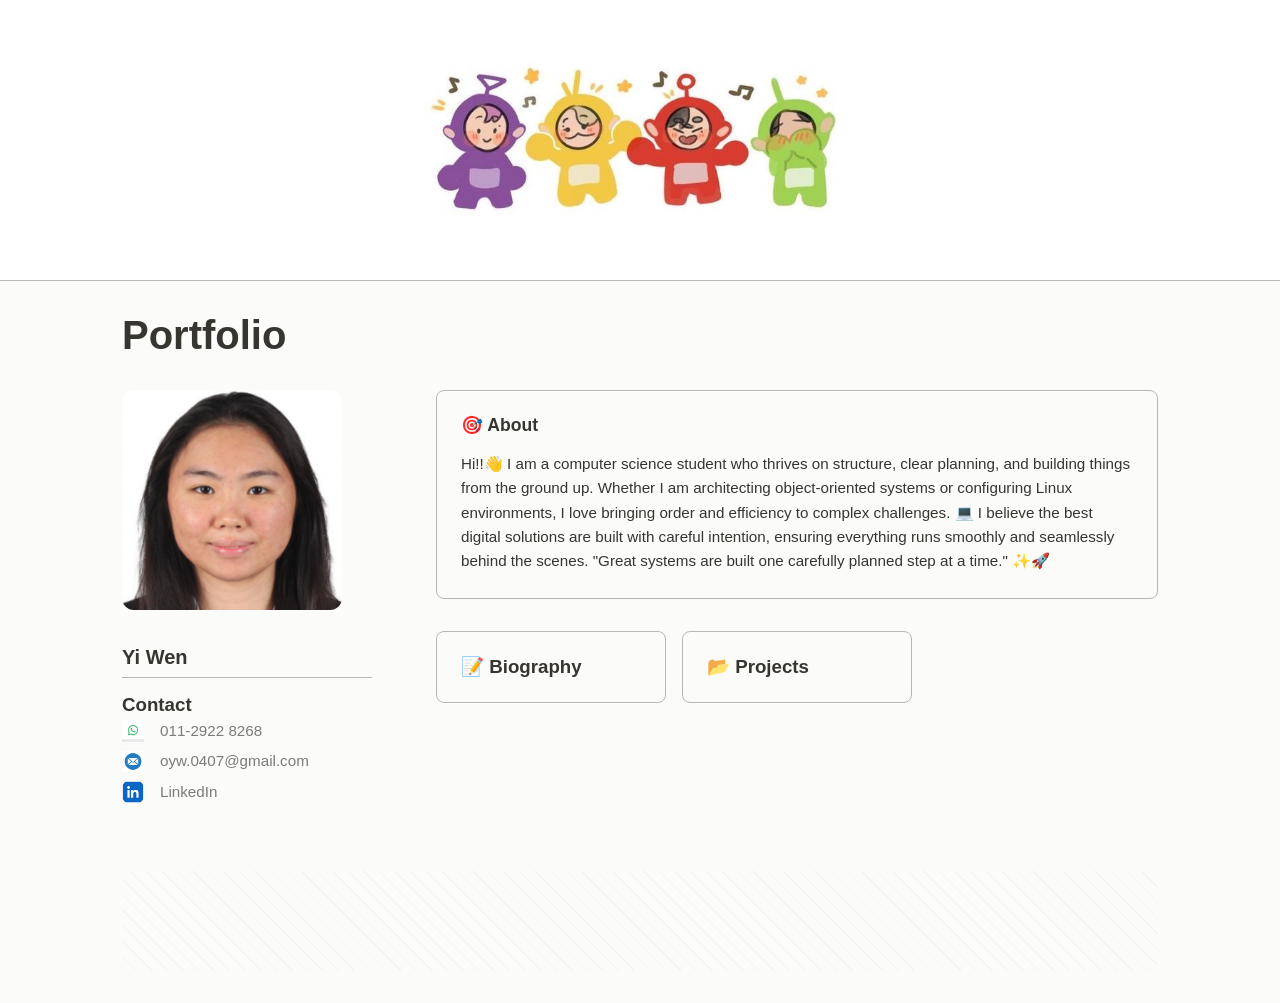
<file: index.html>
<!DOCTYPE html>
<html lang="en">

<head>
    <meta charset="UTF-8">
    <meta name="viewport" content="width=device-width, initial-scale=1.0">
    <meta name="description" content="Personal portfolio and professional directory.">
    <title>Portfolio | Home</title>
    <link rel="stylesheet" href="css/style.css">
</head>

<body class="home-body">

    <header>
        <img src="image/TeletubbiesCute.jpg" alt="MAMAMOO" class="top-banner" loading="eager">
    </header>

    <main class="home-wrapper">
        <h1 class="portfolio-title">Portfolio</h1>

        <div class="home-layout">

            <aside class="home-left-col">
                <img src="image/profile.png" alt="Profile Pic" class="profile-pic" width="220" height="220"
                    loading="eager">


                <div class="home-contact-block">
                    <h2 class="profile-name">Yi Wen</h2>
                    <h3 class="contact-header">Contact</h3>
                    <ul class="contact-list">
                        <li>
                            <a href="https://wa.me/601129228268" target="_blank" rel="noopener noreferrer"
                                aria-label="Chat on WhatsApp">
                                <img src="image/ws.png" alt="WhatsApp" class="contact-icon" width="24" height="24"
                                    loading="lazy">
                                011-2922 8268
                            </a>
                        </li>

                        <li>
                            <a href="mailto:oyw.0407@gmail.com" aria-label="Send an Email">
                                <img src="image/mail.png" alt="Email" class="contact-icon" width="24" height="24"
                                    loading="lazy">
                                oyw.0407@gmail.com
                            </a>
                        </li>

                        <li>
                            <a href="https://www.linkedin.com/in/yi-wen-ong-744994357/" target="_blank"
                                rel="noopener noreferrer" aria-label="Visit LinkedIn Profile">
                                <img src="image/linkedin.png" alt="LinkedIn" class="contact-icon" width="24" height="24"
                                    loading="lazy">
                                LinkedIn
                            </a>
                        </li>
                    </ul>
                </div>
            </aside>

            <section class="home-right-col">

                <article class="home-about-card">
                    <h2>🎯 About</h2>
                    <p>
                        Hi!!👋 I am a computer science student who thrives on structure, clear planning, and building
                        things from the ground up. Whether I am architecting object-oriented systems or configuring
                        Linux environments, I love bringing order and efficiency to complex challenges. 💻 I believe the
                        best digital solutions are built with careful intention, ensuring everything runs smoothly and
                        seamlessly behind the scenes.
                        "Great systems are built one carefully planned step at a time." ✨🚀
                    </p>
                </article>

                <nav aria-label="Directory Navigation" class="directory-grid-3">
                    <a href="biography_page.html" class="directory-card">
                        <h3>📝 Biography</h3>
                    </a>
                    <a href="project_page.html" class="directory-card highlight-card">
                        <h3>📂 Projects</h3>
                    </a>

                </nav>

            </section>
        </div>

        <div class="bottom-wave" aria-hidden="true"></div>
    </main>

</body>

</html>
</file>
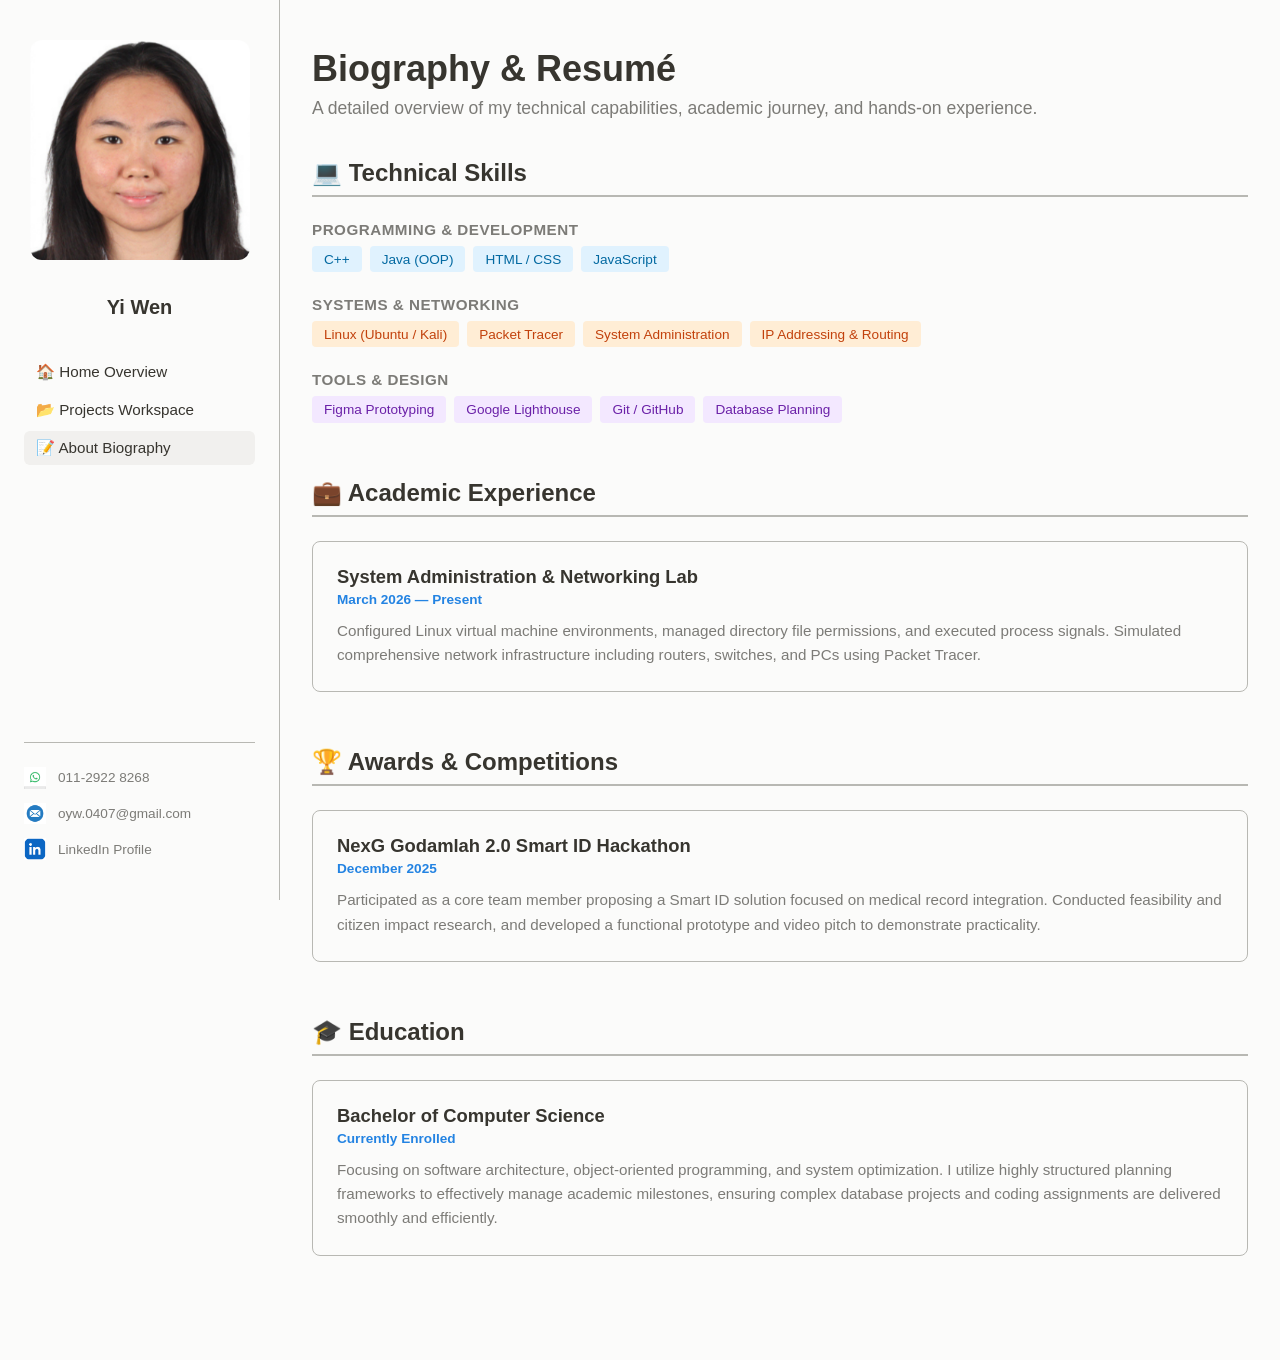
<file: biography_page.html>
<!DOCTYPE html>
<html lang="en">

<head>
    <meta charset="UTF-8">
    <meta name="viewport" content="width=device-width, initial-scale=1.0">
    <meta name="description" content="Yi Wen's technical skills, education, and academic experience.">
    <title>About Me | Portfolio Dashboard</title>
    <link rel="stylesheet" href="css/style.css">
</head>

<body>

    <div class="app-container">

        <aside class="sidebar">
            <div class="profile-card">
                <img src="image/profile.png" alt="Yi Wen Profile Photo" class="profile-pic" width="100" height="100"
                    loading="eager">
                <h2 class="profile-name">Yi Wen</h2>
            </div>

            <nav aria-label="Dashboard Navigation">
                <ul class="sidebar-menu">
                    <li><a href="index.html" class="menu-item">🏠 Home Overview</a></li>
                    <li><a href="project_page.html" class="menu-item">📂 Projects Workspace</a></li>
                    <li><a href="biography_page.html" class="menu-item active">📝 About Biography</a></li>
                </ul>
            </nav>

            <div class="contact-box">
                <a href="https://wa.me/601129228268" target="_blank" rel="noopener noreferrer" class="contact-row">
                    <img src="image/ws.png" alt="WhatsApp" class="contact-icon" width="20" height="20">
                    011-2922 8268
                </a>

                <a href="mailto:oyw.0407@gmail.com" class="contact-row">
                    <img src="image/mail.png" alt="Email" class="contact-icon" width="20" height="20">
                    oyw.0407@gmail.com
                </a>

                <a href="https://www.linkedin.com/in/yi-wen-ong-744994357/" target="_blank" rel="noopener noreferrer"
                    class="contact-row">
                    <img src="image/linkedin.png" alt="LinkedIn" class="contact-icon" width="20" height="20">
                    LinkedIn Profile
                </a>
            </div>
        </aside>

        <main class="main-viewport">
            <h1 class="heading-main">Biography & Resumé</h1>
            <p class="subheading-main">A detailed overview of my technical capabilities, academic journey, and hands-on
                experience.</p>

            <section id="skills" class="resume-section">
                <h2 class="section-title">💻 Technical Skills</h2>

                <div class="skill-group">
                    <h3>Programming & Development</h3>
                    <div class="tag-container">
                        <span class="badge-tag blue">C++</span>
                        <span class="badge-tag blue">Java (OOP)</span>
                        <span class="badge-tag blue">HTML / CSS</span>
                        <span class="badge-tag blue">JavaScript</span>
                    </div>
                </div>

                <div class="skill-group">
                    <h3>Systems & Networking</h3>
                    <div class="tag-container">
                        <span class="badge-tag orange">Linux (Ubuntu / Kali)</span>
                        <span class="badge-tag orange">Packet Tracer</span>
                        <span class="badge-tag orange">System Administration</span>
                        <span class="badge-tag orange">IP Addressing & Routing</span>
                    </div>
                </div>

                <div class="skill-group">
                    <h3>Tools & Design</h3>
                    <div class="tag-container">
                        <span class="badge-tag purple">Figma Prototyping</span>
                        <span class="badge-tag purple">Google Lighthouse</span>
                        <span class="badge-tag purple">Git / GitHub</span>
                        <span class="badge-tag purple">Database Planning</span>
                    </div>
                </div>
            </section>

            <!-- EXPERIENCE SECTION -->
            <section id="experience" class="resume-section">
                <h2 class="section-title">💼 Academic Experience</h2>

                <div class="resume-card">
                    <h3>System Administration & Networking Lab</h3>
                    <span class="date-stamp">March 2026 &mdash; Present</span>
                    <p>Configured Linux virtual machine environments, managed directory file permissions, and executed
                        process signals. Simulated comprehensive network infrastructure including routers, switches, and
                        PCs using Packet Tracer.</p>
                </div>

            </section>

            <!-- AWARDS SECTION -->
            <section id="awards" class="resume-section">
                <h2 class="section-title">🏆 Awards & Competitions</h2>

                <div class="resume-card">
                    <h3>NexG Godamlah 2.0 Smart ID Hackathon</h3>
                    <span class="date-stamp">December 2025</span>
                    <p>Participated as a core team member proposing a Smart ID solution focused on medical record
                        integration. Conducted feasibility and citizen impact research, and developed a functional
                        prototype and video pitch to demonstrate practicality.</p>
                </div>
            </section>

            <!-- EDUCATION SECTION -->
            <section id="education" class="resume-section">
                <h2 class="section-title">🎓 Education</h2>

                <div class="resume-card">
                    <h3>Bachelor of Computer Science</h3>
                    <span class="date-stamp">Currently Enrolled</span>
                    <p>Focusing on software architecture, object-oriented programming, and system optimization. I
                        utilize highly structured planning frameworks to effectively manage academic milestones,
                        ensuring complex database projects and coding assignments are delivered smoothly and
                        efficiently.</p>
                </div>
            </section>

        </main>
    </div>

</body>

</html>
</file>
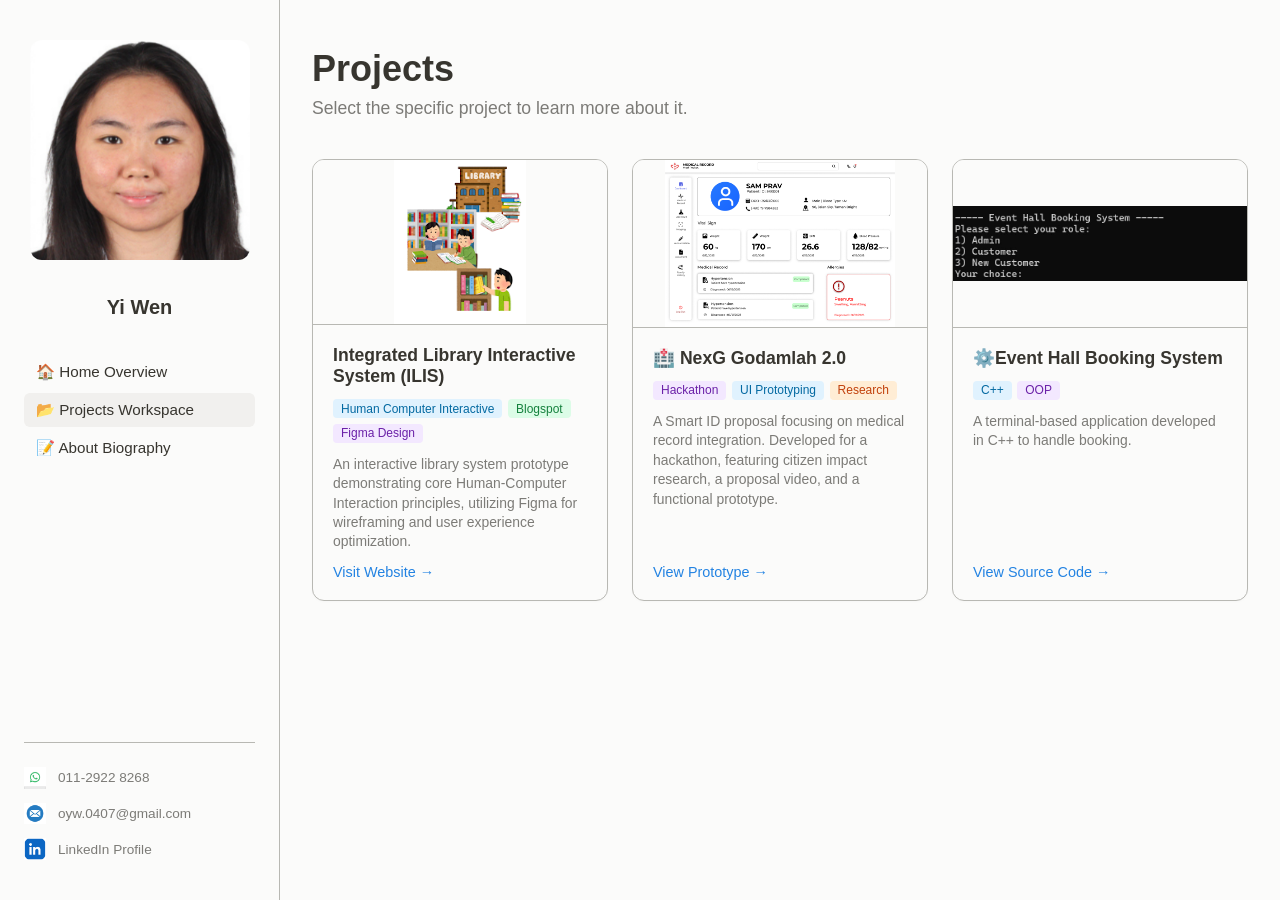
<file: project_page.html>
<!DOCTYPE html>
<html lang="en">

<head>
    <meta charset="UTF-8">
    <meta name="viewport" content="width=device-width, initial-scale=1.0">
    <meta name="description" content="Personal engineering and development projects dashboard catalog.">
    <title>Projects | Portfolio Dashboard</title>
    <link rel="stylesheet" href="css/style.css">
</head>

<body>

    <div class="app-container">

        <aside class="sidebar">
            <div class="profile-card">
                <img src="image/profile.png" alt="Yi Wen Profile Photo" class="profile-pic" width="100" height="100"
                    loading="eager">
                <h2 class="profile-name">Yi Wen</h2>
            </div>

            <nav aria-label="Dashboard Navigation">
                <ul class="sidebar-menu">
                    <li><a href="index.html" class="menu-item">🏠 Home Overview</a></li>
                    <li><a href="project_page.html" class="menu-item active">📂 Projects Workspace</a></li>
                    <li><a href="biography_page.html" class="menu-item">📝 About Biography</a></li>
                </ul>
            </nav>

            <div class="contact-box">
                <a href="https://wa.me/601129228268" target="_blank" rel="noopener noreferrer" class="contact-row">
                    <img src="image/ws.png" alt="WhatsApp" class="contact-icon" width="20" height="20">
                    011-2922 8268
                </a>

                <a href="mailto:oyw.0407@gmail.com" class="contact-row">
                    <img src="image/mail.png" alt="Email" class="contact-icon" width="20" height="20">
                    oyw.0407@gmail.com
                </a>

                <a href="https://www.linkedin.com/in/yi-wen-ong-744994357/" target="_blank" rel="noopener noreferrer"
                    class="contact-row">
                    <img src="image/linkedin.png" alt="LinkedIn" class="contact-icon" width="20" height="20">
                    LinkedIn Profile
                </a>
            </div>
        </aside>

        <main class="main-viewport">
            <h1 class="heading-main">Projects</h1>
            <p class="subheading-main">Select the specific project to learn more about it.</p>

            <div class="showcase-grid">

                <!-- PROJECT 1: HCI project -->
                <article class="display-card" onclick="revealProject('Human Interactive Project.')">

                    <img src="image/library.png" alt="Hydrochloric Acid Blog Preview" class="card-image" loading="lazy">

                    <div class="card-content">
                        <h3 class="card-heading">Integrated Library Interactive System (ILIS)</h3>
                        <div class="tag-container">
                            <span class="badge-tag blue">Human Computer Interactive</span>
                            <span class="badge-tag green">Blogspot</span>
                            <span class="badge-tag purple">Figma Design</span>
                        </div>
                        <p class="card-summary">An interactive library system prototype demonstrating core
                            Human-Computer Interaction principles, utilizing Figma for wireframing and user experience
                            optimization.</p>

                        <!-- Added stopPropagation so clicking the link doesn't open the modal -->
                        <a href="https://hydrochloric-acid-g4.blogspot.com/" target="_blank" rel="noopener noreferrer"
                            onclick="event.stopPropagation()"
                            style="margin-top: auto; color: var(--interactive-blue); font-weight: 500; font-size: 0.9rem; text-decoration: none;">
                            Visit Website &rarr;
                        </a>
                    </div>
                </article>

                <!-- NexG Godamlah Hackathon Project -->
                <article class="display-card"
                    onclick="revealProject('NexG Godamlah 2.0 Smart ID', 'Hackathon, Prototyping, Healthcare UI')">

                    <!-- Remember to take a screenshot of your Figma dashboard! -->
                    <img src="image/MedicalRecord.png" alt="NexG Smart ID Figma Prototype" class="card-image"
                        width="300" height="168" loading="lazy">

                    <div class="card-content">
                        <h3 class="card-heading">🏥 NexG Godamlah 2.0</h3>

                        <div class="tag-container">
                            <span class="badge-tag purple">Hackathon</span>
                            <span class="badge-tag blue">UI Prototyping</span>
                            <span class="badge-tag orange">Research</span>
                        </div>

                        <p class="card-summary">A Smart ID proposal focusing on medical record integration. Developed
                            for a hackathon, featuring citizen impact research, a proposal video, and a functional
                            prototype.</p>

                        <!-- Direct link to your Figma Prototype -->
                        <a href="https://www.figma.com/proto/xauPd2Qvo9ei1VmjIHSFUV/Medical-Dashboard-Design--Community-?node-id=46-20&p=f&t=UVf7LqsZNd3njloR-0&scaling=min-zoom&content-scaling=fixed&page-id=0%3A1&starting-point-node-id=46%3A20"
                            target="_blank" rel="noopener noreferrer" onclick="event.stopPropagation()"
                            style="margin-top: auto; color: var(--interactive-blue); font-weight: 500; font-size: 0.9rem; text-decoration: none;">
                            View Prototype &rarr;
                        </a>
                    </div>
                </article>

                <!-- C++ Project -->
                <article class="display-card" onclick="revealProject('EventHallBooking', 'C++')">

                    <img src="image/eventhall.jpg" alt="C++ Terminal Output Preview" class="card-image" width="300"
                        height="168" loading="lazy">

                    <div class="card-content">
                        <h3 class="card-heading">⚙️Event Hall Booking System</h3>
                        <div class="tag-container">
                            <span class="badge-tag blue">C++</span>
                            <span class="badge-tag purple">OOP</span>
                        </div>
                        <p class="card-summary">A terminal-based application developed in C++ to handle booking.</p>

                        <a href="https://github.com/yiwen04/EventHallBookingSystem" target="_blank"
                            rel="noopener noreferrer" onclick="event.stopPropagation()"
                            style="margin-top: auto; color: var(--interactive-blue); font-weight: 500; font-size: 0.9rem; text-decoration: none;">
                            View Source Code &rarr;
                        </a>
                    </div>
                </article>

            </div>
        </main>
    </div>

</body>

</html>
</file>
<file: css/style.css>
/* 1. COLOR UTILITIES & SYSTEM RESET */
:root {
    --dash-bg: #fbfbfa;
    --sidebar-bg: #fbfbfa;
    --text-main: #37352f;
    --text-muted: #7c7b77;
    --border-subtle: #b8b8b3;
    --hover-state: #f1f0ee;
    --interactive-blue: #2383e2;

    /* Category Tag Colors */
    --tag-blue-bg: #e0f2fe;
    --tag-blue-txt: #0369a1;
    --tag-purple-bg: #f3e8ff;
    --tag-purple-txt: #6b21a8;
    --tag-orange-bg: #ffedd5;
    --tag-orange-txt: #c2410c;
    --tag-green-bg: #dcfce7;
    --tag-green-txt: #15803d;
}

* {
    margin: 0;
    padding: 0;
    box-sizing: border-box;
}

body {
    font-family: -apple-system, BlinkMacSystemFont, "Segoe UI", Helvetica, Arial, sans-serif;
    color: var(--text-main);
    background-color: var(--dash-bg);
    display: flex;
    min-height: 100vh;
}

/* 2. TWO-COLUMN DASHBOARD GRID SYSTEM */
.app-container {
    display: grid;
    grid-template-columns: 1fr;
    width: 100%;
}

@media (min-width: 768px) {
    .app-container {
        /* Splitting: Left Panel (280px static) | Right Content Panel (Fluid) */
        grid-template-columns: 280px 1fr;
    }
}

/* == MAIN PAGE STYLES (main.html) ==*/
.home-body {
    display: block;
    /* Overrides the flex display used for the dashboard layout */
    background-color: var(--dash-bg);
}

header {
    background-color: #ffffff;
    text-align: center;
    border-bottom: 1px solid var(--border-subtle);
}

.top-banner {
    width: auto;
    max-width: 100%;
    height: 200px;
    object-fit: contain;
    margin: 0 auto;
    display: block;
}

@media (min-width: 768px) {
    .top-banner {
        height: 280px;
    }
}

.home-wrapper {
    max-width: 1100px;
    margin: 0 auto;
    padding: 2rem;
}

.portfolio-title {
    font-size: 2.5rem;
    font-weight: 700;
    margin-bottom: 2rem;
    color: var(--text-main);
}

/* Master 2-Column Layout for Home */
.home-layout {
    display: grid;
    grid-template-columns: 1fr;
    gap: 3rem;
}

@media (min-width: 768px) {
    .home-layout {
        grid-template-columns: 250px 1fr;
        gap: 4rem;
    }
}

/* Left Column Styles */
.profile-pic {
    width: 100%;
    max-width: 220px;
    height: auto;
    aspect-ratio: 1 / 1;
    border-radius: 12px;
    object-fit: cover;
    margin-bottom: 2rem;
}

.profile-name {
    font-size: 1.25rem;
    font-weight: 700;
    margin-bottom: 0.25rem;
}

.home-contact-block h2 {
    font-size: 1.25rem;
    border-bottom: 1px solid var(--border-subtle);
    padding-bottom: 0.5rem;
    margin-bottom: 1rem;
}

.contact-list {
    list-style: none;
    color: var(--text-main);
    font-size: 0.95rem;
    line-height: 2;
}

.contact-list a {
    color: var(--text-muted);
    text-decoration: none;
    display: flex;
    align-items: center;
    gap: 0.75rem;
    /* Space between the icon and the text */
    transition: color 0.2s ease;
}

/* Ensure the icons scale and align properly */
.contact-icon {
    width: 24px;
    height: 24px;
    object-fit: contain;
    transition: transform 0.2s ease;
}

/* Hover effects for both the text and the icon */
.contact-list a:hover {
    color: var(--interactive-blue);
}

.contact-list a:hover .contact-icon {
    transform: scale(1.1);
    /* Makes the icon pop out slightly when hovered */
}

/* Right Column Styles */
.home-about-card {
    background-color: var(--dash-bg);
    border: 1px solid var(--border-subtle);
    border-radius: 8px;
    padding: 1.5rem;
    margin-bottom: 2rem;
    box-shadow: 0 1px 2px rgba(0, 0, 0, 0.02);
}

.home-about-card h2 {
    font-size: 1.1rem;
    margin-bottom: 1rem;
    display: flex;
    align-items: center;
    gap: 0.5rem;
}

.home-about-card p {
    font-size: 0.95rem;
    color: var(--text-main);
    line-height: 1.6;
}

/* Directory Grid */
.directory-grid {
    display: grid;
    grid-template-columns: 1fr;
    gap: 1rem;
}

@media (min-width: 640px) {
    .directory-grid {
        grid-template-columns: repeat(2, 1fr);
    }
}

@media (min-width: 900px) {
    .directory-grid {
        grid-template-columns: repeat(3, 1fr);
    }
}

.directory-grid-3 {
    display: grid;
    grid-template-columns: repeat(1, 1fr);
    /* 1 column on mobile */
    gap: 1rem;
}

@media (min-width: 768px) {
    .directory-grid-3 {
        grid-template-columns: repeat(3, 1fr);
        /* 3 equal columns on desktop */
    }
}

.directory-card {
    border: 1px solid var(--border-subtle);
    border-radius: 8px;
    padding: 1.5rem;
    text-align: left;
    text-decoration: none;
    color: var(--text-main);
    font-weight: 600;
    transition: transform 0.2s ease, box-shadow 0.2s ease, border-color 0.2s ease;
    background-color: var(--dash-bg);
}

.directory-card:hover {
    transform: translateY(-2px);
    box-shadow: 0 4px 12px rgba(0, 0, 0, 0.05);
    border-color: var(--interactive-blue);
    color: var(--interactive-blue);
}

/* Decorative Bottom Wave Placeholder */
.bottom-wave {
    height: 100px;
    margin-top: 4rem;
    background-image: repeating-linear-gradient(45deg,
            transparent,
            transparent 10px,
            rgba(0, 0, 0, 0.03) 10px,
            rgba(0, 0, 0, 0.03) 11px);
    border-radius: 12px;
}

/* ==project_page STYLE==*/
/* LEFT SIDEBAR NAVIGATION PANEL */
.sidebar {
    background-color: var(--sidebar-bg);
    border-right: 1px solid var(--border-subtle);
    padding: 2.5rem 1.5rem;
    display: flex;
    flex-direction: column;
    gap: 2rem;
}

.profile-card {
    text-align: center;
}

@media (min-width: 768px) {
    .sidebar {
        position: sticky;
        top: 0;
        height: 100vh;
        overflow-y: auto;
    }
}

/* Side navigation block layout */
.sidebar-menu {
    list-style: none;
    display: flex;
    flex-direction: column;
    gap: 0.25rem;
}

.menu-item {
    display: block;
    padding: 0.5rem 0.75rem;
    border-radius: 6px;
    color: var(--text-main);
    text-decoration: none;
    font-weight: 500;
    font-size: 0.95rem;
    transition: background 0.2s ease;
}

.menu-item:hover,
.menu-item.active {
    background-color: var(--hover-state);
}

.contact-box {
    margin-top: auto;
    border-top: 1px solid var(--border-subtle);
    padding-top: 1.5rem;
    display: flex;
    flex-direction: column;
    gap: 0.85rem;
}

.contact-row {
    display: flex;
    align-items: center;
    gap: 0.5rem;
    color: var(--text-muted);
    font-size: 0.85rem;
    text-decoration: none;
    transition: color 0.2s ease;
}

.contact-icon {
    width: 22px;
    height: 22px;
    object-fit: contain;
    margin-right: 4px;
    display: inline-block;
    vertical-align: middle;
}

a.contact-row:hover {
    color: var(--interactive-blue);
}

a.contact-row:hover .contact-icon {
    transform: scale(1.1);
}

/* project_page SCROLLABLE MAIN REGION */
.main-viewport {
    padding: 3rem 2rem;
    max-width: 1000px;
    width: 100%;
}

.heading-main {
    font-size: 2.25rem;
    font-weight: 700;
    margin-bottom: 0.5rem;
}

.subheading-main {
    color: var(--text-muted);
    font-size: 1.1rem;
    margin-bottom: 2.5rem;
}

/* project_page RESPONSIVE COMPONENT GRID (CSS GRID) */
.showcase-grid {
    display: grid;
    grid-template-columns: 1fr;
    gap: 1.5rem;
}

@media (min-width: 640px) {
    .showcase-grid {
        grid-template-columns: repeat(2, 1fr);
    }
}

@media (min-width: 1024px) {
    .showcase-grid {
        grid-template-columns: repeat(3, 1fr);
    }
}

.display-card {
    background: var(--dash-bg);
    border: 1px solid var(--border-subtle);
    border-radius: 12px;
    overflow: hidden;
    cursor: pointer;
    box-shadow: 0 1px 3px rgba(0, 0, 0, 0.02);
    transition: transform 0.2s ease, box-shadow 0.2s ease;
    display: flex;
    flex-direction: column;
}

.display-card:hover {
    transform: translateY(-2px);
    box-shadow: 0 4px 12px rgba(0, 0, 0, 0.05);
}

.card-image {
    width: 100%;
    aspect-ratio: 16 / 9;
    background-color: var(--dash-bg);
    object-fit: contain;
    border-bottom: 1px solid var(--border-subtle);
}

.card-content {
    padding: 1.25rem;
    display: flex;
    flex-direction: column;
    gap: 0.75rem;
    flex-grow: 1;
}

.card-heading {
    font-size: 1.1rem;
    font-weight: 600;
}

.tag-container {
    display: flex;
    flex-wrap: wrap;
    gap: 0.35rem;
}

.badge-tag {
    font-size: 0.75rem;
    padding: 0.15rem 0.5rem;
    border-radius: 4px;
    font-weight: 500;
}

/* Category Badge Mapping Classes */
.badge-tag.blue {
    background-color: var(--tag-blue-bg);
    color: var(--tag-blue-txt);
}

.badge-tag.purple {
    background-color: var(--tag-purple-bg);
    color: var(--tag-purple-txt);
}

.badge-tag.orange {
    background-color: var(--tag-orange-bg);
    color: var(--tag-orange-txt);
}

.badge-tag.green {
    background-color: var(--tag-green-bg);
    color: var(--tag-green-txt);
}

.card-summary {
    font-size: 0.87rem;
    color: var(--text-muted);
    line-height: 1.4;
}

/* ==Skills page STYLES (skills.html)==*/

html {
    scroll-behavior: smooth;
}

.resume-section {
    margin-bottom: 3.5rem;
    scroll-margin-top: 2rem;
}

.section-title {
    font-size: 1.5rem;
    font-weight: 700;
    margin-bottom: 1.5rem;
    border-bottom: 2px solid var(--border-subtle);
    padding-bottom: 0.5rem;
}

/* Skill Tags Layout */
.skill-group {
    margin-bottom: 1.5rem;
}

.skill-group h3 {
    font-size: 0.95rem;
    color: var(--text-muted);
    margin-bottom: 0.5rem;
    font-weight: 600;
    text-transform: uppercase;
    letter-spacing: 0.5px;
}

.skill-group .tag-container {
    gap: 0.5rem;
}

.skill-group .badge-tag {
    font-size: 0.85rem;
    padding: 0.35rem 0.75rem;
}

/* Resume Cards for Experience, Awards, and Education */
.resume-card {
    background-color: var(--dash-bg);
    border: 1px solid var(--border-subtle);
    border-radius: 8px;
    padding: 1.5rem;
    margin-bottom: 1rem;
    transition: box-shadow 0.2s ease, transform 0.2s ease;
}

.resume-card:hover {
    box-shadow: 0 4px 12px rgba(0, 0, 0, 0.03);
    transform: translateX(4px);
}

.resume-card h3 {
    font-size: 1.15rem;
    margin-bottom: 0.25rem;
    color: var(--text-main);
}

.date-stamp {
    display: block;
    font-size: 0.85rem;
    color: var(--interactive-blue);
    font-weight: 600;
    margin-bottom: 0.75rem;
}

.resume-card p {
    font-size: 0.95rem;
    line-height: 1.6;
    color: var(--text-muted);
}
</file>
